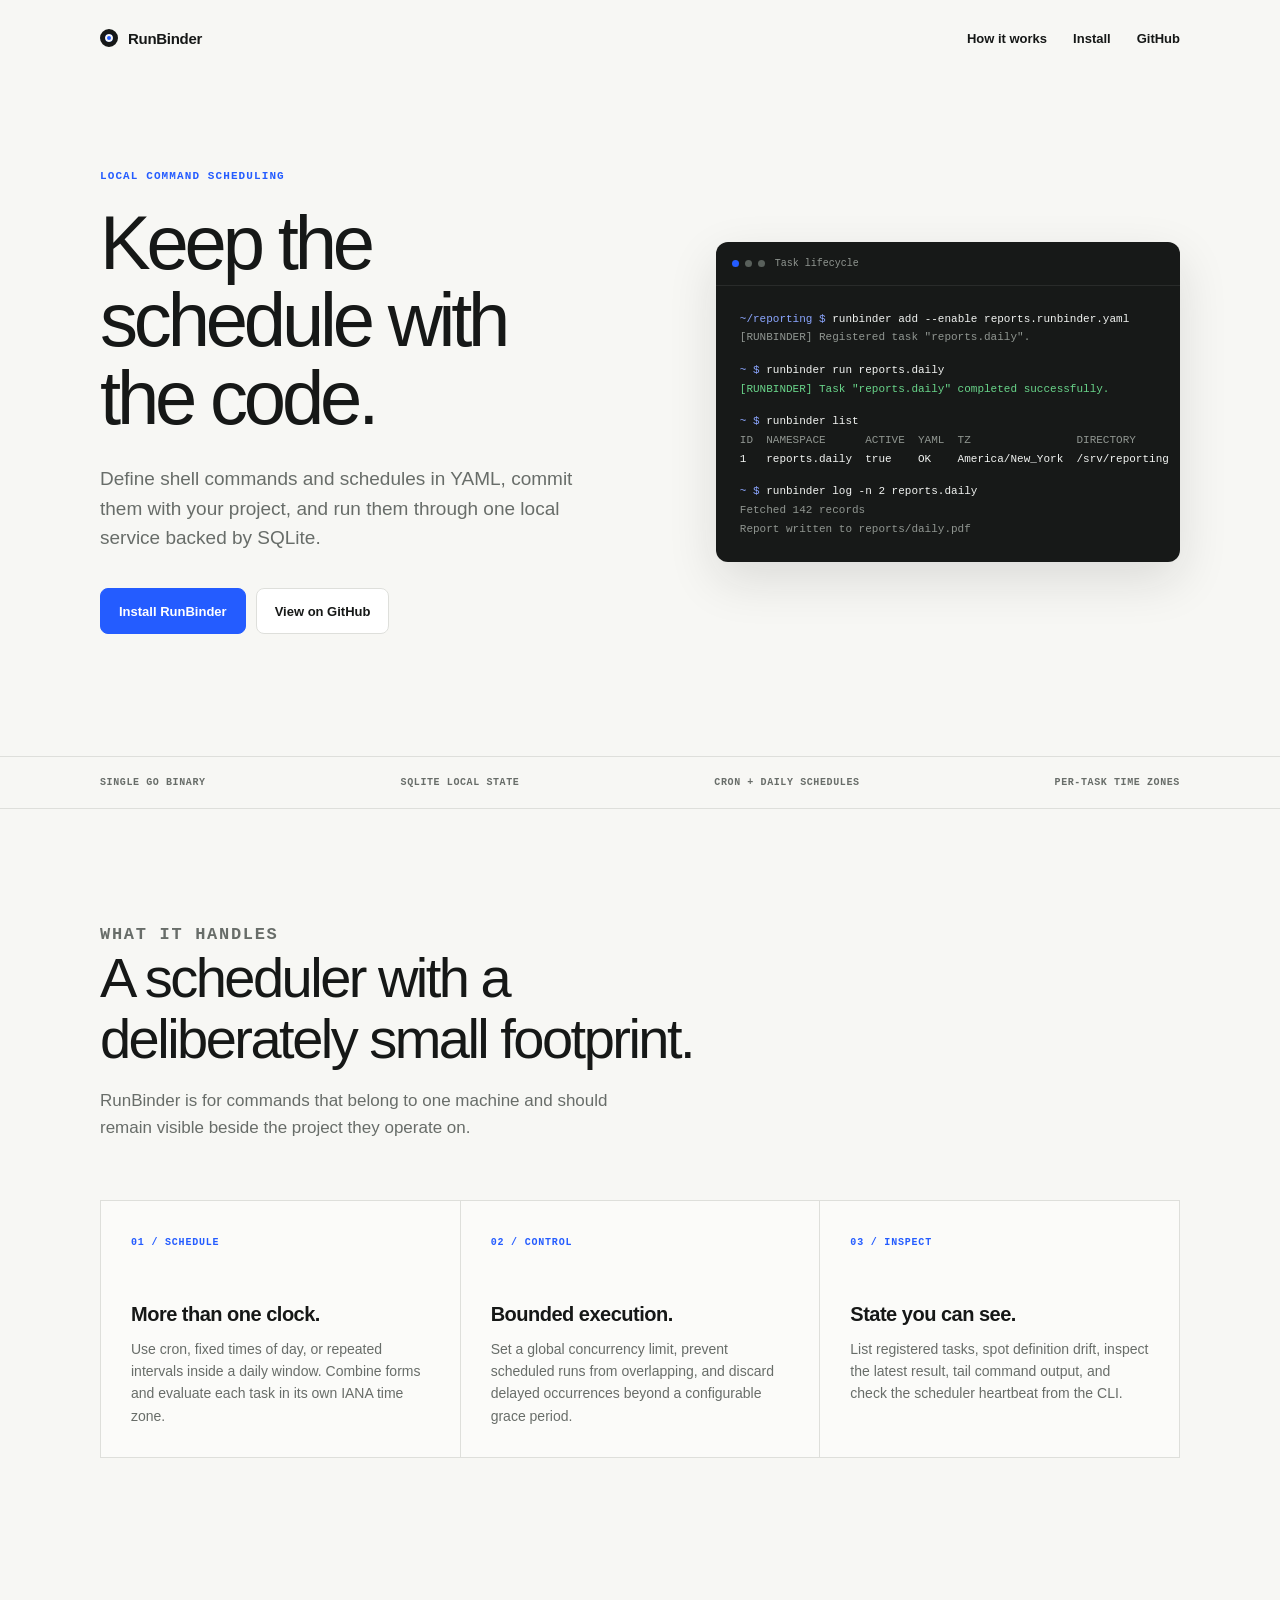
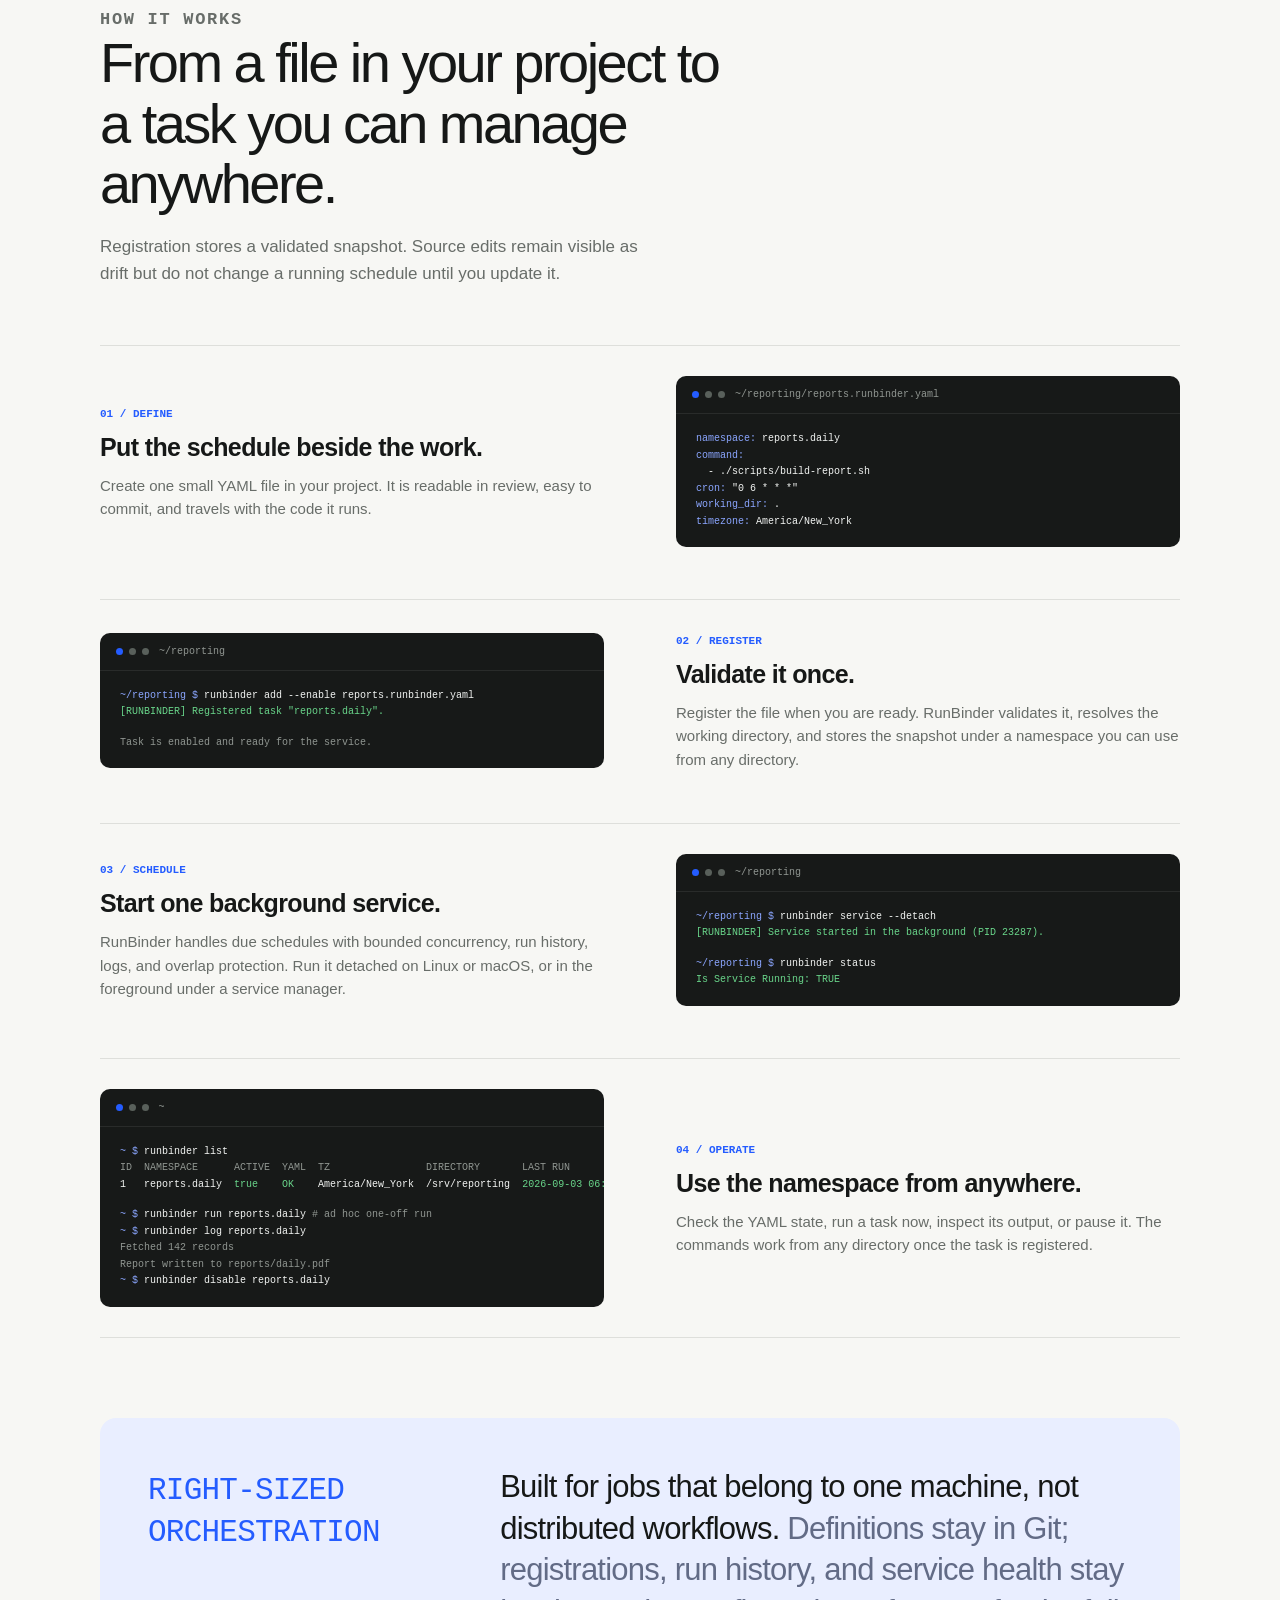
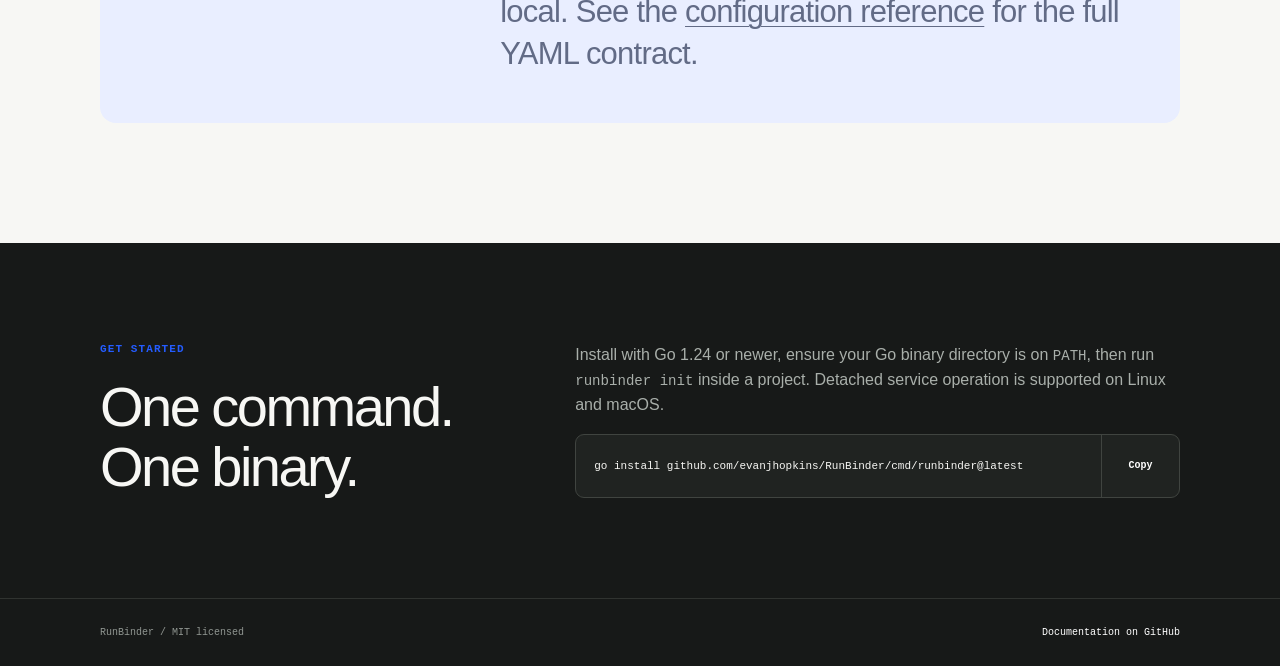
<file: index.html>
<!doctype html>
<html lang="en">
<head>
  <meta charset="utf-8">
  <meta name="viewport" content="width=device-width, initial-scale=1">
  <meta name="description" content="RunBinder is a local scheduler for shell commands defined in version-controlled YAML files.">
  <meta name="theme-color" content="#f7f7f4">
  <title>RunBinder | file-based command scheduling</title>
  <style>
    :root {
      --bg: #f7f7f4;
      --surface: #ffffff;
      --ink: #161817;
      --muted: #686d69;
      --line: #dedfdb;
      --accent: #245cff;
      --accent-soft: #e9eeff;
      --terminal: #171918;
      --terminal-muted: #909691;
      --success: #69d58a;
      --sans: "Avenir Next", Avenir, "Segoe UI", sans-serif;
      --mono: "SFMono-Regular", Consolas, "Liberation Mono", monospace;
    }

    * {
      box-sizing: border-box;
    }

    html {
      scroll-behavior: smooth;
    }

    body {
      margin: 0;
      color: var(--ink);
      background: var(--bg);
      font-family: var(--sans);
      -webkit-font-smoothing: antialiased;
    }

    a {
      color: inherit;
    }

    .wrap {
      width: min(1080px, calc(100% - 48px));
      margin: 0 auto;
    }

    .nav {
      height: 76px;
      display: flex;
      align-items: center;
      justify-content: space-between;
    }

    .brand {
      display: inline-flex;
      align-items: center;
      gap: 10px;
      font-size: 15px;
      font-weight: 650;
      letter-spacing: -0.02em;
      text-decoration: none;
    }

    .mark {
      width: 18px;
      height: 18px;
      border: 5px solid var(--ink);
      border-radius: 50%;
      box-shadow: inset 0 0 0 2px var(--bg);
      background: var(--accent);
    }

    .nav-links {
      display: flex;
      align-items: center;
      gap: 26px;
      font-size: 13px;
      font-weight: 550;
    }

    .nav-links a {
      text-decoration: none;
    }

    .nav-links a:hover,
    .nav-links a:focus-visible {
      color: var(--accent);
    }

    .hero {
      min-height: 680px;
      padding: 84px 0 112px;
      display: grid;
      grid-template-columns: minmax(0, 1fr) minmax(420px, 0.9fr);
      gap: clamp(56px, 8vw, 100px);
      align-items: center;
    }

    .hero > *,
    .install-grid > *,
    .positioning > * {
      min-width: 0;
    }

    .kicker {
      margin: 0 0 22px;
      color: var(--accent);
      font-family: var(--mono);
      font-size: 11px;
      font-weight: 700;
      letter-spacing: 0.1em;
      text-transform: uppercase;
    }

    h1,
    h2,
    h3,
    p {
      margin-top: 0;
    }

    h1 {
      max-width: 650px;
      margin-bottom: 28px;
      font-size: clamp(52px, 6vw, 76px);
      font-weight: 520;
      line-height: 1.02;
      letter-spacing: -0.055em;
    }

    .lead {
      max-width: 580px;
      margin-bottom: 36px;
      color: var(--muted);
      font-size: 19px;
      line-height: 1.55;
    }

    .actions {
      display: flex;
      flex-wrap: wrap;
      gap: 10px;
    }

    .button {
      min-height: 46px;
      padding: 0 18px;
      display: inline-flex;
      align-items: center;
      justify-content: center;
      border: 1px solid var(--line);
      border-radius: 8px;
      background: var(--surface);
      font-size: 13px;
      font-weight: 650;
      text-decoration: none;
      transition: border-color 150ms ease, transform 150ms ease;
    }

    .button.primary {
      color: #fff;
      border-color: var(--accent);
      background: var(--accent);
    }

    .button:hover,
    .button:focus-visible {
      border-color: var(--ink);
      transform: translateY(-1px);
    }

    .terminal {
      min-width: 0;
      max-width: 100%;
      overflow: hidden;
      border-radius: 12px;
      color: #f3f5f3;
      background: var(--terminal);
      box-shadow: 0 18px 50px rgba(22, 24, 23, 0.12);
    }

    .terminal-bar {
      min-height: 44px;
      padding: 0 16px;
      display: flex;
      align-items: center;
      gap: 8px;
      border-bottom: 1px solid rgba(255, 255, 255, 0.08);
      color: var(--terminal-muted);
      font-family: var(--mono);
      font-size: 10px;
    }

    .terminal-bar::before {
      content: "";
      width: 7px;
      height: 7px;
      border-radius: 50%;
      background: var(--accent);
      box-shadow: 13px 0 #59605b, 26px 0 #59605b;
      margin-right: 28px;
    }

    .terminal-body {
      padding: 24px;
      overflow-x: auto;
      font-family: var(--mono);
      font-size: 11px;
      line-height: 1.7;
      scrollbar-width: thin;
    }

    .terminal-line {
      min-width: 500px;
      white-space: pre;
    }

    .terminal-gap {
      height: 14px;
    }

    .prompt {
      color: #8ba6ff;
    }

    .muted {
      color: var(--terminal-muted);
    }

    .success {
      color: var(--success);
    }

    .signal {
      padding: 20px 0;
      border-top: 1px solid var(--line);
      border-bottom: 1px solid var(--line);
    }

    .signal-row {
      display: flex;
      justify-content: space-between;
      gap: 24px;
      color: var(--muted);
      font-family: var(--mono);
      font-size: 10px;
      font-weight: 700;
      letter-spacing: 0.06em;
      text-transform: uppercase;
    }

    .section {
      padding: 120px 0;
    }

    .capabilities {
      padding: 112px 0 28px;
    }

    .capability-grid {
      display: grid;
      grid-template-columns: repeat(3, minmax(0, 1fr));
      border-top: 1px solid var(--line);
      border-left: 1px solid var(--line);
    }

    .capability {
      min-height: 250px;
      padding: 30px;
      border-right: 1px solid var(--line);
      border-bottom: 1px solid var(--line);
      background: rgba(255, 255, 255, 0.42);
    }

    .capability-number {
      color: var(--accent);
      font-family: var(--mono);
      font-size: 10px;
      font-weight: 700;
      letter-spacing: 0.08em;
    }

    .capability h3 {
      margin: 54px 0 12px;
      font-size: 20px;
      font-weight: 620;
      letter-spacing: -0.025em;
    }

    .capability p {
      margin-bottom: 0;
      color: var(--muted);
      font-size: 14px;
      line-height: 1.6;
    }

    .capability code,
    .install-copy code {
      font-family: var(--mono);
      font-size: 0.88em;
    }

    .section-heading {
      max-width: 650px;
      margin-bottom: 58px;
    }

    h2 {
      margin-bottom: 18px;
      font-size: clamp(38px, 4.5vw, 56px);
      font-weight: 520;
      line-height: 1.08;
      letter-spacing: -0.045em;
    }

    .section-heading p {
      max-width: 560px;
      margin-bottom: 0;
      color: var(--muted);
      font-size: 17px;
      line-height: 1.6;
    }

    .walkthrough {
      display: grid;
      gap: 22px;
    }

    .walkthrough-step {
      display: grid;
      grid-template-columns: minmax(0, 1fr) minmax(0, 1fr);
      gap: clamp(28px, 6vw, 72px);
      align-items: center;
      padding: 30px 0;
      border-top: 1px solid var(--line);
    }

    .walkthrough-step:last-child {
      border-bottom: 1px solid var(--line);
    }

    .walkthrough-step:nth-child(even) .walkthrough-copy {
      order: 2;
    }

    .walkthrough-index {
      color: var(--accent);
      font-family: var(--mono);
      font-size: 11px;
      font-weight: 700;
    }

    .walkthrough-copy h3 {
      margin: 12px 0;
      font-size: 25px;
      font-weight: 600;
      letter-spacing: -0.025em;
    }

    .walkthrough-copy p {
      margin-bottom: 0;
      color: var(--muted);
      font-size: 15px;
      line-height: 1.55;
    }

    .walkthrough .terminal {
      border-radius: 10px;
      box-shadow: none;
    }

    .walkthrough .terminal-bar {
      min-height: 38px;
    }

    .walkthrough .terminal-body {
      padding: 17px 20px;
      font-size: 10px;
      line-height: 1.65;
    }

    .walkthrough .terminal-line {
      min-width: 440px;
    }

    .yaml-key {
      color: #8ba6ff;
    }

    .yaml-value {
      color: #f3f5f3;
    }

    .positioning {
      margin-top: 80px;
      padding: 48px;
      display: grid;
      grid-template-columns: 0.65fr 1.35fr;
      gap: 48px;
      border-radius: 16px;
      background: var(--accent-soft);
    }

    .positioning .kicker {
      margin: 4px 0 0;
    }

    .positioning p {
      margin-bottom: 0;
      font-size: clamp(22px, 2.6vw, 31px);
      font-weight: 520;
      line-height: 1.35;
      letter-spacing: -0.025em;
    }

    .positioning span {
      color: #626b86;
    }

    .positioning a {
      text-decoration-thickness: 1px;
      text-underline-offset: 4px;
    }

    .install {
      padding: 100px 0;
      color: #f7f7f4;
      background: var(--terminal);
    }

    .install-grid {
      display: grid;
      grid-template-columns: 0.8fr 1.2fr;
      gap: 72px;
      align-items: center;
    }

    .install h2 {
      margin: 0;
      max-width: 420px;
    }

    .install-copy p {
      color: #a9afaa;
      font-size: 16px;
      line-height: 1.55;
    }

    .command {
      min-width: 0;
      min-height: 64px;
      display: flex;
      align-items: center;
      border: 1px solid #404440;
      border-radius: 9px;
      background: #202321;
      overflow: hidden;
    }

    .command code {
      min-width: 0;
      flex: 1;
      padding: 0 18px;
      overflow-x: auto;
      font-family: var(--mono);
      font-size: 11px;
      white-space: nowrap;
    }

    .copy {
      align-self: stretch;
      width: 78px;
      border: 0;
      border-left: 1px solid #404440;
      color: #fff;
      background: transparent;
      font-family: var(--mono);
      font-size: 10px;
      font-weight: 700;
      cursor: pointer;
    }

    .copy:hover,
    .copy:focus-visible {
      color: #fff;
      background: var(--accent);
    }

    .footer {
      padding: 28px 0;
      border-top: 1px solid #303330;
      color: #909691;
      background: var(--terminal);
      font-family: var(--mono);
      font-size: 10px;
    }

    .footer-row {
      display: flex;
      justify-content: space-between;
      gap: 24px;
    }

    .footer a {
      color: #fff;
      text-decoration: none;
    }

    .hero-copy,
    .terminal {
      animation: enter 600ms ease both;
    }

    .terminal {
      animation-delay: 100ms;
    }

    @keyframes enter {
      from {
        opacity: 0;
        transform: translateY(10px);
      }
      to {
        opacity: 1;
        transform: translateY(0);
      }
    }

    @media (max-width: 860px) {
      .hero {
        min-height: auto;
        grid-template-columns: 1fr;
        padding: 72px 0 88px;
      }

      .terminal {
        width: 100%;
      }

      .signal-row {
        display: grid;
        grid-template-columns: repeat(2, 1fr);
        row-gap: 16px;
      }

      .walkthrough-step {
        grid-template-columns: 1fr;
        gap: 24px;
      }

      .walkthrough-step:nth-child(even) .walkthrough-copy {
        order: 0;
      }

      .positioning,
      .install-grid {
        grid-template-columns: 1fr;
      }

      .capability-grid {
        grid-template-columns: 1fr;
      }

      .capability {
        min-height: 0;
      }

      .capability h3 {
        margin-top: 32px;
      }
    }

    @media (max-width: 560px) {
      .wrap {
        width: min(100% - 32px, 1080px);
      }

      .nav {
        height: 66px;
      }

      .nav-links {
        gap: 18px;
      }

      .nav-links a:first-child {
        display: none;
      }

      .hero {
        padding: 54px 0 72px;
        gap: 48px;
      }

      h1 {
        font-size: clamp(46px, 14vw, 62px);
      }

      .lead {
        font-size: 17px;
      }

      .actions {
        display: grid;
      }

      .button {
        width: 100%;
      }

      .terminal-body {
        padding: 20px;
      }

      .signal-row {
        font-size: 9px;
      }

      .section {
        padding: 84px 0;
      }

      .capabilities {
        padding-top: 76px;
      }

      .positioning {
        margin-top: 56px;
        padding: 30px;
        gap: 24px;
      }

      .install {
        padding: 76px 0;
      }

      .install-grid {
        gap: 38px;
      }

      .command {
        align-items: stretch;
      }

      .footer-row {
        flex-direction: column;
      }
    }

    @media (prefers-reduced-motion: reduce) {
      html {
        scroll-behavior: auto;
      }

      .hero-copy,
      .terminal {
        animation: none;
      }

      .button {
        transition: none;
      }
    }
  </style>
</head>
<body>
  <header class="wrap nav">
    <a class="brand" href="#top" aria-label="RunBinder home">
      <span class="mark" aria-hidden="true"></span>
      RunBinder
    </a>
    <nav class="nav-links" aria-label="Primary navigation">
      <a href="#how">How it works</a>
      <a href="#install">Install</a>
      <a href="https://github.com/evanjhopkins/RunBinder">GitHub</a>
    </nav>
  </header>

  <main id="top">
    <section class="wrap hero">
      <div class="hero-copy">
        <p class="kicker">Local command scheduling</p>
        <h1>Keep the schedule with the code.</h1>
        <p class="lead">
          Define shell commands and schedules in YAML, commit them with your
          project, and run them through one local service backed by SQLite.
        </p>
        <div class="actions">
          <a class="button primary" href="#install">Install RunBinder</a>
          <a class="button" href="https://github.com/evanjhopkins/RunBinder">View on GitHub</a>
        </div>
      </div>

      <div class="terminal" aria-label="RunBinder task lifecycle example">
        <div class="terminal-bar">Task lifecycle</div>
        <div class="terminal-body">
          <div class="terminal-line"><span class="prompt">~/reporting $</span> runbinder add --enable reports.runbinder.yaml</div>
          <div class="terminal-line muted">[RUNBINDER] Registered task "reports.daily".</div>
          <div class="terminal-gap"></div>
          <div class="terminal-line"><span class="prompt">~ $</span> runbinder run reports.daily</div>
          <div class="terminal-line success">[RUNBINDER] Task "reports.daily" completed successfully.</div>
          <div class="terminal-gap"></div>
          <div class="terminal-line"><span class="prompt">~ $</span> runbinder list</div>
          <div class="terminal-line muted">ID  NAMESPACE      ACTIVE  YAML  TZ                DIRECTORY       LAST RUN</div>
          <div class="terminal-line">1   reports.daily  true    OK    America/New_York  /srv/reporting  <span class="success">2026-09-03 06:00:04 (SUCC)</span></div>
          <div class="terminal-gap"></div>
          <div class="terminal-line"><span class="prompt">~ $</span> runbinder log -n 2 reports.daily</div>
          <div class="terminal-line muted">Fetched 142 records</div>
          <div class="terminal-line muted">Report written to reports/daily.pdf</div>
        </div>
      </div>
    </section>

    <aside class="signal" aria-label="Product highlights">
      <div class="wrap signal-row">
        <span>Single Go binary</span>
        <span>SQLite local state</span>
        <span>Cron + daily schedules</span>
        <span>Per-task time zones</span>
      </div>
    </aside>

    <section class="wrap capabilities" aria-labelledby="capabilities-title">
      <div class="section-heading">
        <p class="kicker">What it handles</p>
        <h2 id="capabilities-title">A scheduler with a deliberately small footprint.</h2>
        <p>RunBinder is for commands that belong to one machine and should remain visible beside the project they operate on.</p>
      </div>
      <div class="capability-grid">
        <article class="capability">
          <span class="capability-number">01 / SCHEDULE</span>
          <h3>More than one clock.</h3>
          <p>Use cron, fixed times of day, or repeated intervals inside a daily window. Combine forms and evaluate each task in its own IANA time zone.</p>
        </article>
        <article class="capability">
          <span class="capability-number">02 / CONTROL</span>
          <h3>Bounded execution.</h3>
          <p>Set a global concurrency limit, prevent scheduled runs from overlapping, and discard delayed occurrences beyond a configurable grace period.</p>
        </article>
        <article class="capability">
          <span class="capability-number">03 / INSPECT</span>
          <h3>State you can see.</h3>
          <p>List registered tasks, spot definition drift, inspect the latest result, tail command output, and check the scheduler heartbeat from the CLI.</p>
        </article>
      </div>
    </section>

    <section class="wrap section" id="how">
      <div class="section-heading">
        <p class="kicker">How it works</p>
        <h2>From a file in your project to a task you can manage anywhere.</h2>
        <p>Registration stores a validated snapshot. Source edits remain visible as drift but do not change a running schedule until you update it.</p>
      </div>

      <div class="walkthrough">
        <article class="walkthrough-step">
          <div class="walkthrough-copy">
            <span class="walkthrough-index">01 / DEFINE</span>
            <h3>Put the schedule beside the work.</h3>
            <p>Create one small YAML file in your project. It is readable in review, easy to commit, and travels with the code it runs.</p>
          </div>
          <div class="terminal" aria-label="Task definition example">
            <div class="terminal-bar">~/reporting/reports.runbinder.yaml</div>
            <div class="terminal-body">
              <div class="terminal-line"><span class="yaml-key">namespace:</span> <span class="yaml-value">reports.daily</span></div>
              <div class="terminal-line"><span class="yaml-key">command:</span></div>
              <div class="terminal-line">  - <span class="yaml-value">./scripts/build-report.sh</span></div>
              <div class="terminal-line"><span class="yaml-key">cron:</span> <span class="yaml-value">"0 6 * * *"</span></div>
              <div class="terminal-line"><span class="yaml-key">working_dir:</span> <span class="yaml-value">.</span></div>
              <div class="terminal-line"><span class="yaml-key">timezone:</span> <span class="yaml-value">America/New_York</span></div>
            </div>
          </div>
        </article>

        <article class="walkthrough-step">
          <div class="walkthrough-copy">
            <span class="walkthrough-index">02 / REGISTER</span>
            <h3>Validate it once.</h3>
            <p>Register the file when you are ready. RunBinder validates it, resolves the working directory, and stores the snapshot under a namespace you can use from any directory.</p>
          </div>
          <div class="terminal" aria-label="Task registration example">
            <div class="terminal-bar">~/reporting</div>
            <div class="terminal-body">
              <div class="terminal-line"><span class="prompt">~/reporting $</span> runbinder add --enable reports.runbinder.yaml</div>
              <div class="terminal-line success">[RUNBINDER] Registered task "reports.daily".</div>
              <div class="terminal-gap"></div>
              <div class="terminal-line muted">Task is enabled and ready for the service.</div>
            </div>
          </div>
        </article>

        <article class="walkthrough-step">
          <div class="walkthrough-copy">
            <span class="walkthrough-index">03 / SCHEDULE</span>
            <h3>Start one background service.</h3>
            <p>RunBinder handles due schedules with bounded concurrency, run history, logs, and overlap protection. Run it detached on Linux or macOS, or in the foreground under a service manager.</p>
          </div>
          <div class="terminal" aria-label="Background service example">
            <div class="terminal-bar">~/reporting</div>
            <div class="terminal-body">
              <div class="terminal-line"><span class="prompt">~/reporting $</span> runbinder service --detach</div>
              <div class="terminal-line success">[RUNBINDER] Service started in the background (PID 23287).</div>
              <div class="terminal-gap"></div>
              <div class="terminal-line"><span class="prompt">~/reporting $</span> runbinder status</div>
              <div class="terminal-line success">Is Service Running: TRUE</div>
            </div>
          </div>
        </article>

        <article class="walkthrough-step">
          <div class="walkthrough-copy">
            <span class="walkthrough-index">04 / OPERATE</span>
            <h3>Use the namespace from anywhere.</h3>
            <p>Check the YAML state, run a task now, inspect its output, or pause it. The commands work from any directory once the task is registered.</p>
          </div>
          <div class="terminal" aria-label="Task management example">
            <div class="terminal-bar">~</div>
            <div class="terminal-body">
              <div class="terminal-line"><span class="prompt">~ $</span> runbinder list</div>
              <div class="terminal-line muted">ID  NAMESPACE      ACTIVE  YAML  TZ                DIRECTORY       LAST RUN</div>
              <div class="terminal-line">1   reports.daily  <span class="success">true</span>    <span class="success">OK</span>    America/New_York  /srv/reporting  <span class="success">2026-09-03 06:00:04 (SUCC)</span></div>
              <div class="terminal-gap"></div>
              <div class="terminal-line"><span class="prompt">~ $</span> runbinder run reports.daily <span class="muted"># ad hoc one-off run</span></div>
              <div class="terminal-line"><span class="prompt">~ $</span> runbinder log reports.daily</div>
              <div class="terminal-line muted">Fetched 142 records</div>
              <div class="terminal-line muted">Report written to reports/daily.pdf</div>
              <div class="terminal-line"><span class="prompt">~ $</span> runbinder disable reports.daily</div>
            </div>
          </div>
        </article>
      </div>

      <div class="positioning">
        <p class="kicker">Right-sized orchestration</p>
        <p>
          Built for jobs that belong to one machine, not distributed workflows.
          <span>Definitions stay in Git; registrations, run history, and service
          health stay local. See the <a href="https://github.com/evanjhopkins/RunBinder#configuration">configuration reference</a> for the full YAML contract.</span>
        </p>
      </div>
    </section>

    <section class="install" id="install">
      <div class="wrap install-grid">
        <div>
          <p class="kicker">Get started</p>
          <h2>One command. One binary.</h2>
        </div>
        <div class="install-copy">
          <p>Install with Go 1.24 or newer, ensure your Go binary directory is on <code>PATH</code>, then run <code>runbinder init</code> inside a project. Detached service operation is supported on Linux and macOS.</p>
          <div class="command">
            <code id="install-command">go install github.com/evanjhopkins/RunBinder/cmd/runbinder@latest</code>
            <button class="copy" type="button" data-copy="install-command" aria-label="Copy install command">Copy</button>
          </div>
        </div>
      </div>
    </section>
  </main>

  <footer class="footer">
    <div class="wrap footer-row">
      <span>RunBinder / MIT licensed</span>
      <a href="https://github.com/evanjhopkins/RunBinder">Documentation on GitHub</a>
    </div>
  </footer>

  <script>
    document.querySelectorAll("[data-copy]").forEach((button) => {
      button.addEventListener("click", async () => {
        const target = document.getElementById(button.dataset.copy);
        if (!target) return;

        try {
          await navigator.clipboard.writeText(target.textContent.trim());
          button.textContent = "Copied";
          window.setTimeout(() => { button.textContent = "Copy"; }, 1600);
        } catch {
          window.getSelection().selectAllChildren(target);
        }
      });
    });
  </script>
</body>
</html>
</file>
